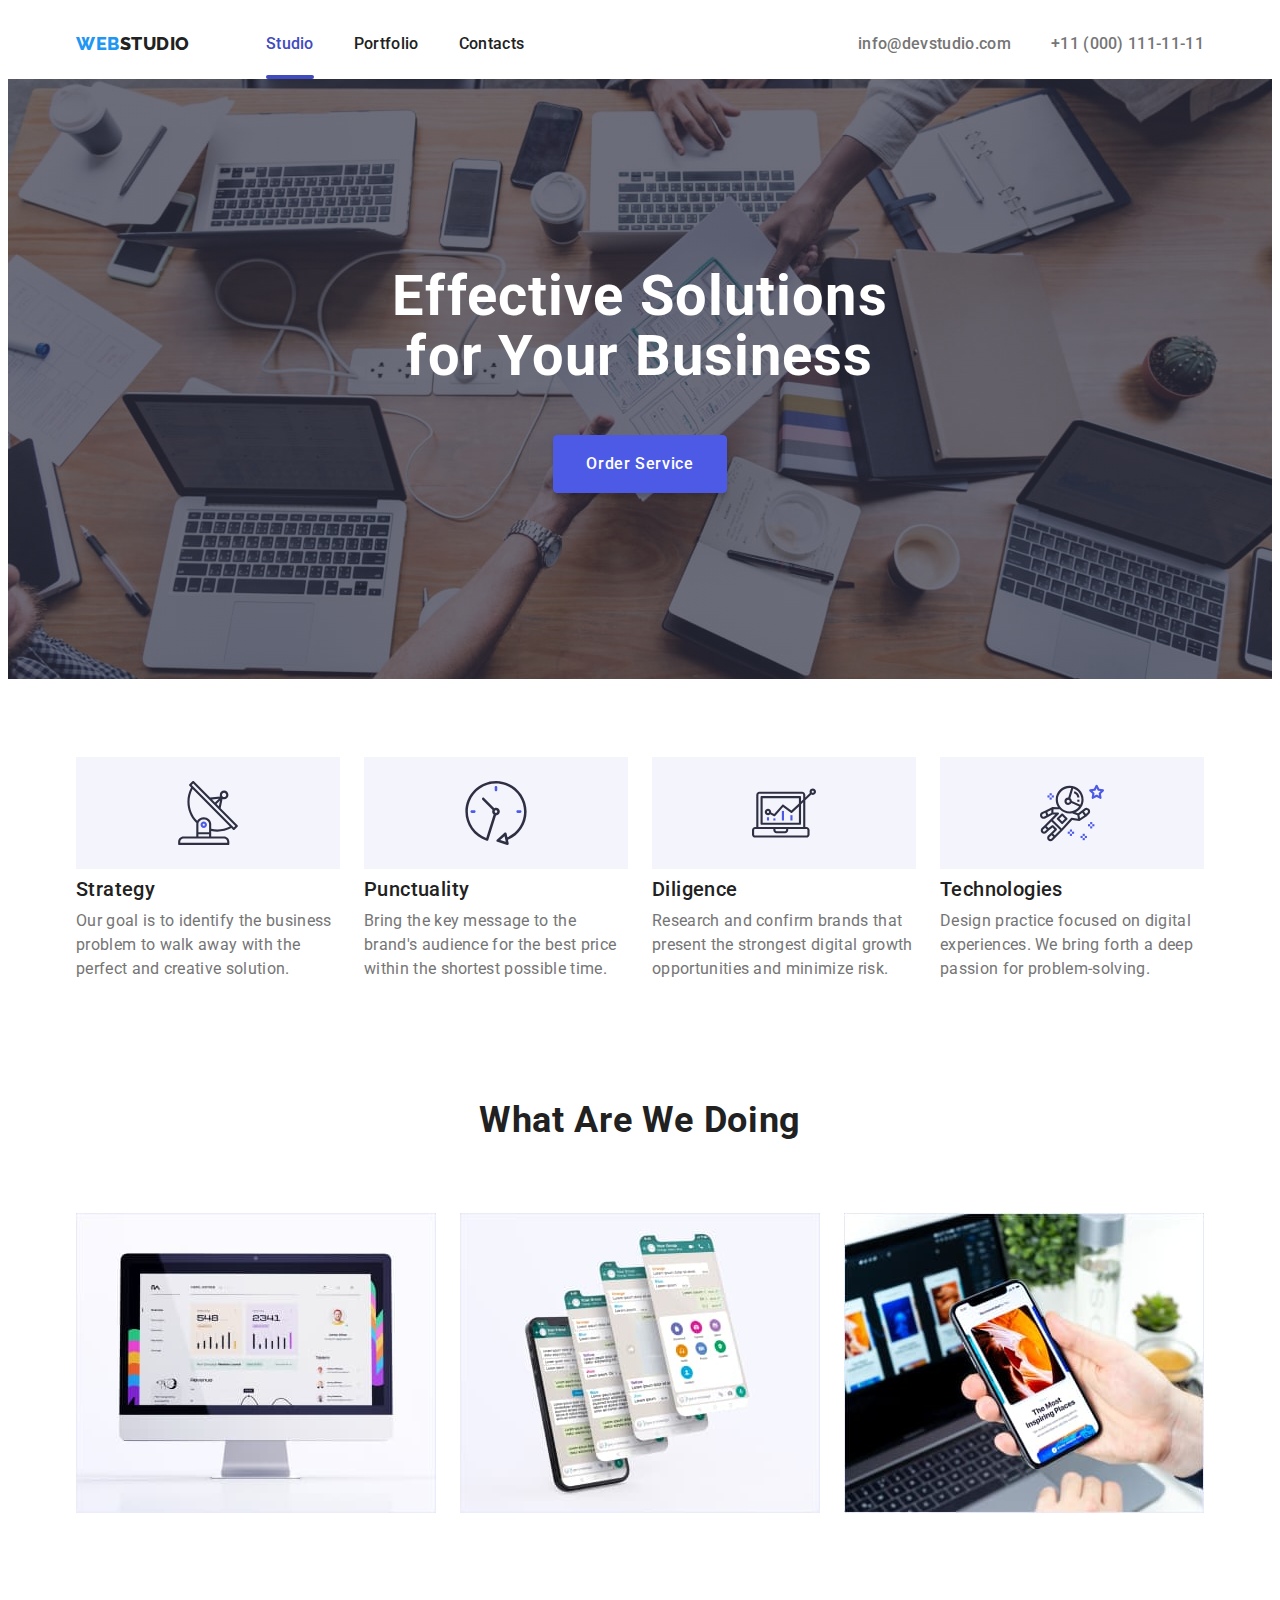
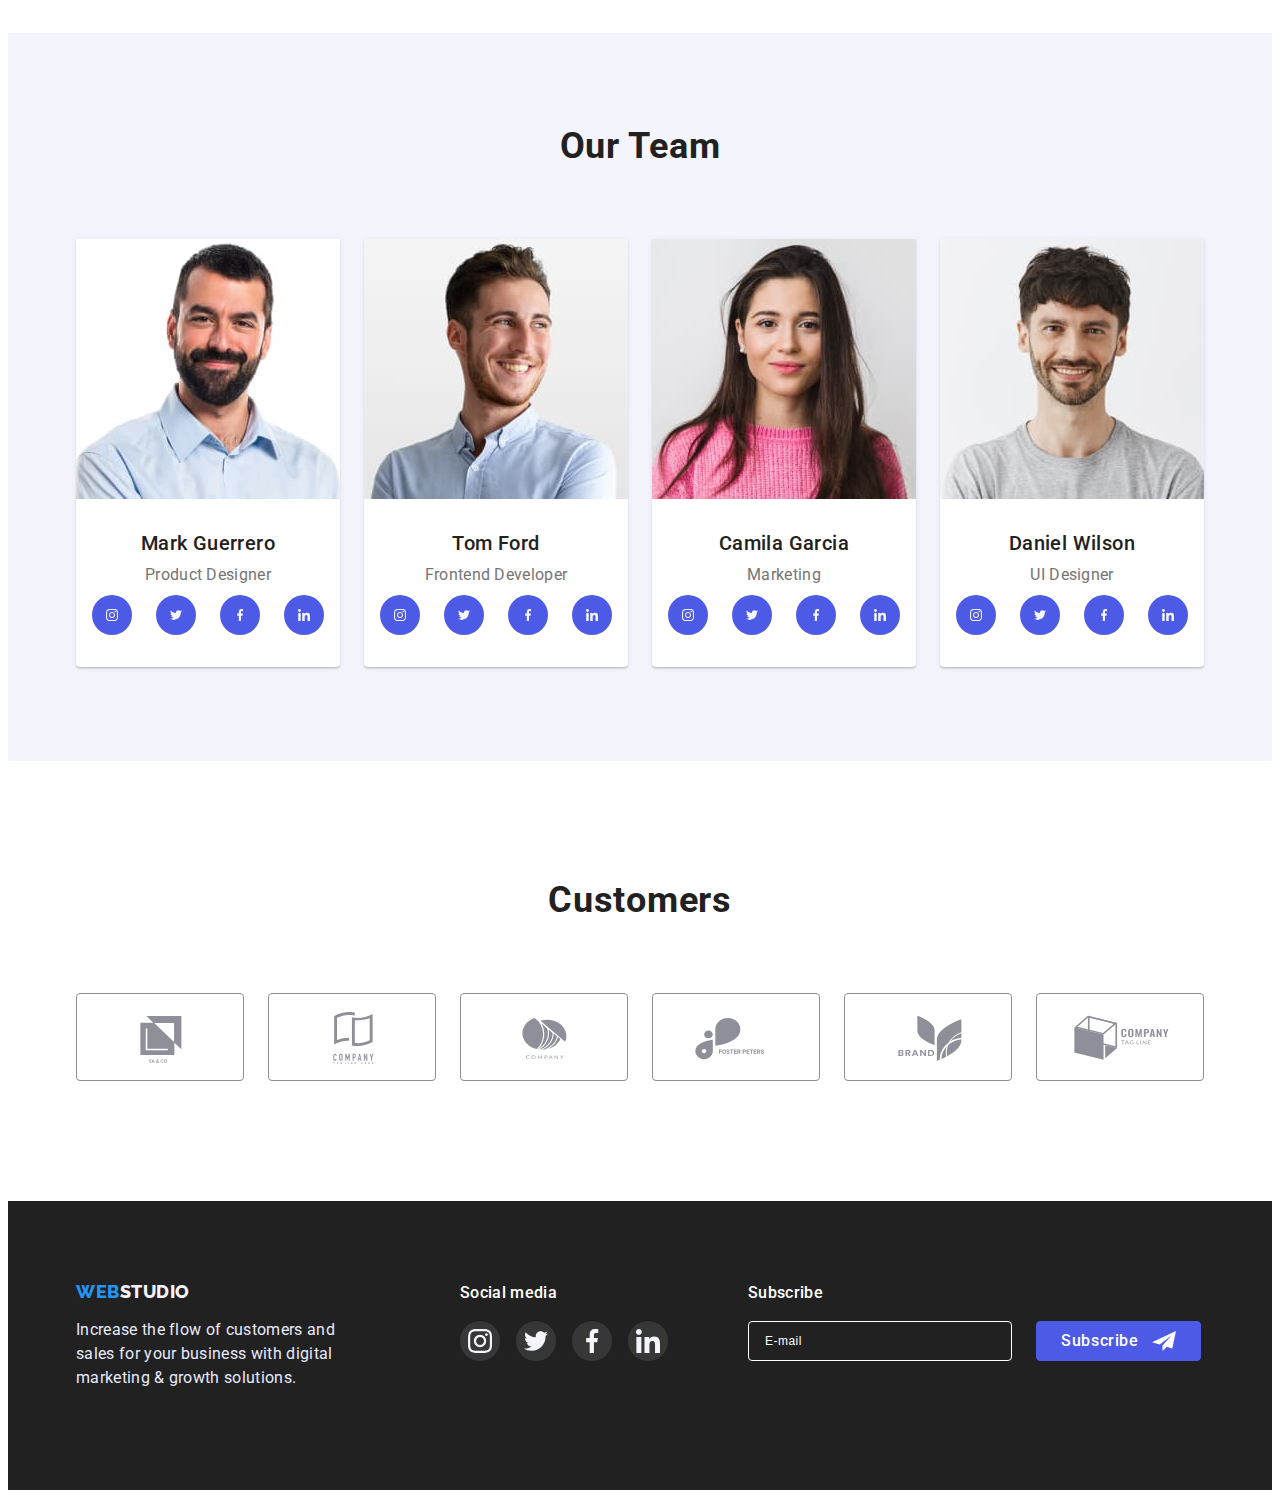
<file: index.html>
<!DOCTYPE html>
<html lang="en">
  <head>
    <meta charset="UTF-8" />
    <meta http-equiv="X-UA-Compatible" content="IE=edge" />
    <meta name="viewport" content="width=device-width, initial-scale=1.0" />
    <title>WebStudio</title>
    <link rel="preconnect" href="https://fonts.googleapis.com" />
    <link rel="preconnect" href="https://fonts.gstatic.com" crossorigin />
    <link
      href="https://fonts.googleapis.com/css2?family=Raleway:wght@800&family=Roboto:wght@400;500;700&display=swap"
      rel="stylesheet"
    />
    <link
      rel="stylesheet"
      href="https://cdnjs.cloudflare.com/ajax/libs/modern-normalize/1.1.0/modern-normalize.min.css"
      integrity="sha512-wpPYUAdjBVSE4KJnH1VR1HeZfpl1ub8YT/NKx4PuQ5NmX2tKuGu6U/JRp5y+Y8XG2tV+wKQpNHVUX03MfMFn9Q=="
      crossorigin="anonymous"
      referrerpolicy="no-referrer"
    />
    <link rel="stylesheet" href="./css/styles.css" />
  </head>
  <body class="page">
    <!--HEADER -->
    <header class="page-header">
      <!--NAVIGATION-->
      <div class="container header-container">
        <nav class="cite-nav">
          <!--LOGO-->
          <a class="link logo logo-link" href="./portfolio.html"
            >Web<span class="logo-header">Studio</span></a
          >
          <!--MENU-->
          <ul class="menu list">
            <li class="list-item menu-item">
              <a class="menu-link link current" href="./index.html">Studio</a>
            </li>
            <li class="list-item menu-item">
              <a class="menu-link link" href="./portfolio.html">Portfolio</a>
            </li>
            <li class="list-item menu-item">
              <a class="menu-link link" href="">Contacts</a>
            </li>
          </ul>
        </nav>
        <!--ADDRESS-->
        <address class="contacts">
          <ul class="list contacts-list">
            <li class="list-item contacts-item">
              <a
                class="link menu-link link-address"
                href="mailto:info@devstudio.com"
                >info@devstudio.com</a
              >
            </li>
            <li class="list-item contacts-item">
              <a class="link menu-link link-address" href="tel:+110001111111"
                >+11 (000) 111-11-11</a
              >
            </li>
          </ul>
        </address>
      </div>
    </header>
    <!--MAIN-->
    <main>
      <!--HERO-->
      <section class="hero">
        <div class="container-hero">
          <h1 class="hero-title">Effective Solutions for Your Business</h1>
          <button class="modal-btn" type="button" data-modal-open>
            Order Service
          </button>
        </div>
      </section>
      <!--SECOND SECTION-->
      <section class="section second-section">
        <div class="container">
          <h2 class="title-second-section" hidden>About us</h2>
          <ul class="list feature-list">
            <li class="item feature-item">
              <div class="feature-box">
                <svg class="feature-icon">
                  <use href="./images/icons.svg#icon-antenna"></use>
                </svg>
              </div>
              <h3 class="title-text">Strategy</h3>
              <p class="text">
                Our goal is to identify the business problem to walk away with
                the perfect and creative solution.
              </p>
            </li>
            <li class="item feature-item">
              <div class="feature-box">
                <svg class="feature-icon">
                  <use href="./images/icons.svg#icon-clock"></use>
                </svg>
              </div>
              <h3 class="title-text">Punctuality</h3>
              <p class="text">
                Bring the key message to the brand's audience for the best price
                within the shortest possible time.
              </p>
            </li>
            <li class="item feature-item">
              <div class="feature-box">
                <svg class="feature-icon">
                  <use href="./images/icons.svg#icon-diagram"></use>
                </svg>
              </div>
              <h3 class="title-text">Diligence</h3>
              <p class="text">
                Research and confirm brands that present the strongest digital
                growth opportunities and minimize risk.
              </p>
            </li>
            <li class="item feature-item">
              <div class="feature-box">
                <svg class="feature-icon">
                  <use href="./images/icons.svg#icon-astronaut"></use>
                </svg>
              </div>
              <h3 class="title-text">Technologies</h3>
              <p class="text">
                Design practice focused on digital experiences. We bring forth a
                deep passion for problem-solving.
              </p>
            </li>
          </ul>
        </div>
      </section>
      <!--SECTION WHAT WE DOING -->
      <section class="section">
        <div class="container">
          <h2 class="title-work-examples">What are we doing</h2>
          <ul class="list flex-list">
            <li class="flex-item">
              <img
                class="picture"
                src="./images/what_doing/monitor.jpg"
                alt="monitor"
                width="360"
                height="300"
              />
            </li>
            <li class="flex-item">
              <img
                class="picture"
                src="./images/what_doing/app.jpg"
                alt="app"
                width="360"
                height="300"
              />
            </li>
            <li class="flex-item">
              <img
                class="picture"
                src="./images/what_doing/phone.jpg"
                alt="phone"
                width="360"
                height="300"
              />
            </li>
          </ul>
        </div>
      </section>
      <!--SECTION OUR TEAM-->
      <section class="section section-our-team">
        <div class="container">
          <h2 class="title-section-team">Our Team</h2>
          <ul class="list flex-our-team">
            <!-- первая карточка -->
            <li class="list-team card-team">
              <img
                class="photo-team"
                src="./images/our_team/mark.jpg"
                alt="photo of Mark"
                width="264"
                height="260"
              />
              <div class="content-team">
                <h3 class="title-text">Mark Guerrero</h3>
                <p class="text">Product Designer</p>
                <!-- список соцсетей первая карточка -->
                <ul class="list social-list">
                  <li class="social-list-item">
                    <a
                      href=""
                      class="social-list-link"
                      target="_blank"
                      rel="noopener noreferrer"
                    >
                      <svg class="social-list-icon">
                        <use href="./images/icons.svg#icon-instagram"></use>
                      </svg>
                    </a>
                  </li>
                  <li class="social-list-item">
                    <a
                      href=""
                      class="social-list-link"
                      target="_blank"
                      rel="noopener noreferrer"
                    >
                      <svg class="social-list-icon">
                        <use href="./images/icons.svg#icon-twitter"></use>
                      </svg>
                    </a>
                  </li>
                  <li class="social-list-item">
                    <a
                      href=""
                      class="social-list-link"
                      target="_blank"
                      rel="noopener noreferrer"
                    >
                      <svg class="social-list-icon">
                        <use href="./images/icons.svg#icon-facebook"></use>
                      </svg>
                    </a>
                  </li>
                  <li class="social-list-item">
                    <a
                      href=""
                      class="social-list-link"
                      target="_blank"
                      rel="noopener noreferrer"
                    >
                      <svg class="social-list-icon">
                        <use href="./images/icons.svg#icon-linkedin"></use>
                      </svg>
                    </a>
                  </li>
                </ul>
              </div>
            </li>
            <!-- вторая карточка -->
            <li class="list-team card-team">
              <img
                class="photo-team"
                src="./images/our_team/tom.jpg"
                alt="photo of Tom"
                width="264"
                height="260"
              />
              <div class="content-team">
                <h3 class="title-text">Tom Ford</h3>
                <p class="text">Frontend Developer</p>
                <!-- список соцсетей вторая карточка-->
                <ul class="list social-list">
                  <li class="social-list-item">
                    <a
                      href=""
                      class="social-list-link"
                      target="_blank"
                      rel="noopener noreferrer"
                    >
                      <svg class="social-list-icon">
                        <use href="./images/icons.svg#icon-instagram"></use>
                      </svg>
                    </a>
                  </li>
                  <li class="social-list-item">
                    <a
                      href=""
                      class="social-list-link"
                      target="_blank"
                      rel="noopener noreferrer"
                    >
                      <svg class="social-list-icon">
                        <use href="./images/icons.svg#icon-twitter"></use>
                      </svg>
                    </a>
                  </li>
                  <li class="social-list-item">
                    <a
                      href=""
                      class="social-list-link"
                      target="_blank"
                      rel="noopener noreferrer"
                    >
                      <svg class="social-list-icon">
                        <use href="./images/icons.svg#icon-facebook"></use>
                      </svg>
                    </a>
                  </li>
                  <li class="social-list-item">
                    <a
                      href=""
                      class="social-list-link"
                      target="_blank"
                      rel="noopener noreferrer"
                    >
                      <svg class="social-list-icon">
                        <use href="./images/icons.svg#icon-linkedin"></use>
                      </svg>
                    </a>
                  </li>
                </ul>
              </div>
            </li>
            <!-- третья карточка -->
            <li class="list-team card-team">
              <img
                class="photo-team"
                src="./images/our_team/camila.jpg"
                alt="photo of Camila"
                width="264"
                height="260"
              />
              <div class="content-team">
                <h3 class="title-text">Camila Garcia</h3>
                <p class="text">Marketing</p>
                <!-- список соцсетей третья карточка -->
                <ul class="list social-list">
                  <li class="social-list-item">
                    <a
                      href=""
                      class="social-list-link"
                      target="_blank"
                      rel="noopener noreferrer"
                    >
                      <svg class="social-list-icon">
                        <use href="./images/icons.svg#icon-instagram"></use>
                      </svg>
                    </a>
                  </li>
                  <li class="social-list-item">
                    <a
                      href=""
                      class="social-list-link"
                      target="_blank"
                      rel="noopener noreferrer"
                    >
                      <svg class="social-list-icon">
                        <use href="./images/icons.svg#icon-twitter"></use>
                      </svg>
                    </a>
                  </li>
                  <li class="social-list-item">
                    <a
                      href=""
                      class="social-list-link"
                      target="_blank"
                      rel="noopener noreferrer"
                    >
                      <svg class="social-list-icon">
                        <use href="./images/icons.svg#icon-facebook"></use>
                      </svg>
                    </a>
                  </li>
                  <li class="social-list-item">
                    <a
                      href=""
                      class="social-list-link"
                      target="_blank"
                      rel="noopener noreferrer"
                    >
                      <svg class="social-list-icon">
                        <use href="./images/icons.svg#icon-linkedin"></use>
                      </svg>
                    </a>
                  </li>
                </ul>
              </div>
            </li>
            <!-- четвертая карточка -->
            <li class="list-team card-team">
              <img
                class="photo-team"
                src="./images/our_team/daniel.jpg"
                alt="photo of Daniel"
                width="264"
                height="260"
              />
              <div class="content-team">
                <h3 class="title-text">Daniel Wilson</h3>
                <p class="text">UI Designer</p>
                <!-- список соцсетей четвертая карточка -->
                <ul class="list social-list">
                  <li class="social-list-item">
                    <a
                      href=""
                      class="social-list-link"
                      target="_blank"
                      rel="noopener noreferrer"
                    >
                      <svg class="social-list-icon">
                        <use href="./images/icons.svg#icon-instagram"></use>
                      </svg>
                    </a>
                  </li>
                  <li class="social-list-item">
                    <a
                      href=""
                      class="social-list-link"
                      target="_blank"
                      rel="noopener noreferrer"
                    >
                      <svg class="social-list-icon">
                        <use href="./images/icons.svg#icon-twitter"></use>
                      </svg>
                    </a>
                  </li>
                  <li class="social-list-item">
                    <a
                      href=""
                      class="social-list-link"
                      target="_blank"
                      rel="noopener noreferrer"
                    >
                      <svg class="social-list-icon">
                        <use href="./images/icons.svg#icon-facebook"></use>
                      </svg>
                    </a>
                  </li>
                  <li class="social-list-item">
                    <a
                      href=""
                      class="social-list-link"
                      target="_blank"
                      rel="noopener noreferrer"
                    >
                      <svg class="social-list-icon">
                        <use href="./images/icons.svg#icon-linkedin"></use>
                      </svg>
                    </a>
                  </li>
                </ul>
              </div>
            </li>
          </ul>
        </div>
      </section>
      <section class="section section-customers">
        <div class="container-customers">
          <h2 class="title-customers">Customers</h2>
          <!-- список логотипов  -->
          <ul class="list list-customers">
            <li class="list-customers-item">
              <a
                href=""
                class="customers-link"
                target="_blank"
                rel="noopener noreferrer"
                ><svg class="customers-icon">
                  <use href="./images/icons.svg#icon-Logo1"></use></svg
              ></a>
            </li>
            <li class="list-customers-item">
              <a
                href=""
                class="customers-link"
                target="_blank"
                rel="noopener noreferrer"
                ><svg class="customers-icon">
                  <use href="./images/icons.svg#icon-Logo2"></use></svg
              ></a>
            </li>
            <li class="list-customers-item">
              <a
                href=""
                class="customers-link"
                target="_blank"
                rel="noopener noreferrer"
                ><svg class="customers-icon">
                  <use href="./images/icons.svg#icon-Logo3"></use></svg
              ></a>
            </li>
            <li class="list-customers-item">
              <a
                href=""
                class="customers-link"
                target="_blank"
                rel="noopener noreferrer"
                ><svg class="customers-icon">
                  <use href="./images/icons.svg#icon-Logo4"></use></svg
              ></a>
            </li>
            <li class="list-customers-item">
              <a
                href=""
                class="customers-link"
                target="_blank"
                rel="noopener noreferrer"
                ><svg class="customers-icon">
                  <use href="./images/icons.svg#icon-Logo5"></use></svg
              ></a>
            </li>
            <li class="list-customers-item">
              <a
                href=""
                class="customers-link"
                target="_blank"
                rel="noopener noreferrer"
                ><svg class="customers-icon">
                  <use href="./images/icons.svg#icon-Logo6"></use></svg
              ></a>
            </li>
          </ul>
        </div>
      </section>
    </main>
    <!--футер сайта -->
    <footer class="footer">
      <div class="container container-footer">
        <div class="container-text-footer">
          <a class="link logo logotype-footer" href="./portfolio.html"
            >Web<span class="logo-footer">Studio</span></a
          >
          <p class="text-footer">
            Increase the flow of customers and sales for your business with
            digital marketing & growth solutions.
          </p>
        </div>
        <div class="container-social">
          <p class="title-social">Social media</p>
          <ul class="list list-footer-social">
            <li class="footer-social-item">
              <a
                href=""
                class="footer-social-link"
                target="_blank"
                rel="noopener noreferrer"
              >
                <svg class="footer-icon-social">
                  <use href="./images/icons.svg#icon-instagram"></use>
                </svg>
              </a>
            </li>
            <li class="footer-social-item">
              <a
                href=""
                class="footer-social-link"
                target="_blank"
                rel="noopener noreferrer"
              >
                <svg class="footer-icon-social">
                  <use href="./images/icons.svg#icon-twitter"></use>
                </svg>
              </a>
            </li>
            <li class="footer-social-item">
              <a
                href=""
                class="footer-social-link"
                target="_blank"
                rel="noopener noreferrer"
              >
                <svg class="footer-icon-social">
                  <use href="./images/icons.svg#icon-facebook"></use>
                </svg>
              </a>
            </li>
            <li class="footer-social-item">
              <a
                href=""
                class="footer-social-link"
                target="_blank"
                rel="noopener noreferrer"
                ><svg class="footer-icon-social">
                  <use href="./images/icons.svg#icon-linkedin"></use></svg
              ></a>
            </li>
          </ul>
        </div>

        <div class="subscribe-box">
          <p class="subscribe-text">Subscribe</p>
          <form class="subscribe-form" name="footer-form">
            <label class="subscribe-label">
              <input
                class="subscribe-form-input"
                name="email"
                type="email"
                placeholder="E-mail"
              />
            </label>
            <button class="subscribe-form-btn" type="submit">
              Subscribe
              <svg class="form-icon" width="24" height="24">
                <use href="./images/icons.svg#icon-Frame-3"></use>
              </svg>
            </button>
          </form>
        </div>
      </div>
    </footer>
    <!-- модальное окно -->
    <div class="backdrop is-hidden" data-modal>
      <div class="modal">
        <button type="button" class="modal-close-btn" data-modal-close>
          <svg class="modal-close-btn-icon" width="8" height="8">
            <use href="./images/icons.svg#icon-close-black-18dp-2-1"></use>
          </svg>
        </button>

        <p class="modal-title">Leave your contacts and we will call you back</p>

        <form class="modal-form">
          <label class="modal-form-field">
            <span class="modal-form-input-deck">Name</span>

            <span class="modal-form-input-wrapper">
              <input
                type="text"
                class="modal-form-input"
                name="name"
                required
                pattern="^[a-zA-Za-яА-Я]+$"
                minlength="2"
              />
              <svg class="modal-form-input-icon" width="18" height="18">
                <use href="./images/icons.svg#icon-person-black-18dp-1"></use>
              </svg>
            </span>
          </label>

          <label class="modal-form-field">
            <span class="modal-form-input-deck">Phone</span>

            <span class="modal-form-input-wrapper">
              <input
                type="tel"
                class="modal-form-input"
                name="phone"
                required
                pattern="[0-9]{3}-[0-9]{2}-[0-9]{2}"
                title="xxx-xxx-xx-xx"
              />
              <svg class="modal-form-input-icon" width="18" height="24">
                <use href="./images/icons.svg#icon-phone-black-18dp-1"></use>
              </svg>
            </span>
          </label>

          <label class="modal-form-field">
            <span class="modal-form-input-deck">Email</span>

            <span class="modal-form-input-wrapper">
              <input
                type="email"
                class="modal-form-input"
                name="mail"
                required
              />
              <svg class="modal-form-input-icon" width="18" height="24">
                <use href="./images/icons.svg#icon-email-black-18dp-1"></use>
              </svg>
            </span>
          </label>

          <label class="modal-form-field">
            <span class="modal-form-input-deck">Comment</span>
            <textarea
              class="modal-form-message"
              name="user-message"
              placeholder="Text input"
            ></textarea>
          </label>

          <label class="modal-form-check-desk">
            <input
              type="checkbox"
              name="user-policy"
              class="modal-form-check visually-hidden"
            />
            <span class="container-checkbox-icon">
              <svg class="checkbox-icon">
                <use href="./images/icons.svg#icon-Vector"></use>
              </svg>
            </span>
            I accept the terms and conditions of the&nbsp;<a
              href=""
              class="link-checkbox"
              >Privacy Policy</a
            >
          </label>

          <button type="submit" class="contact-form-btn">Send</button>
        </form>
      </div>
    </div>
    <script src="./js/modal.js"></script>
  </body>
</html>
</file>
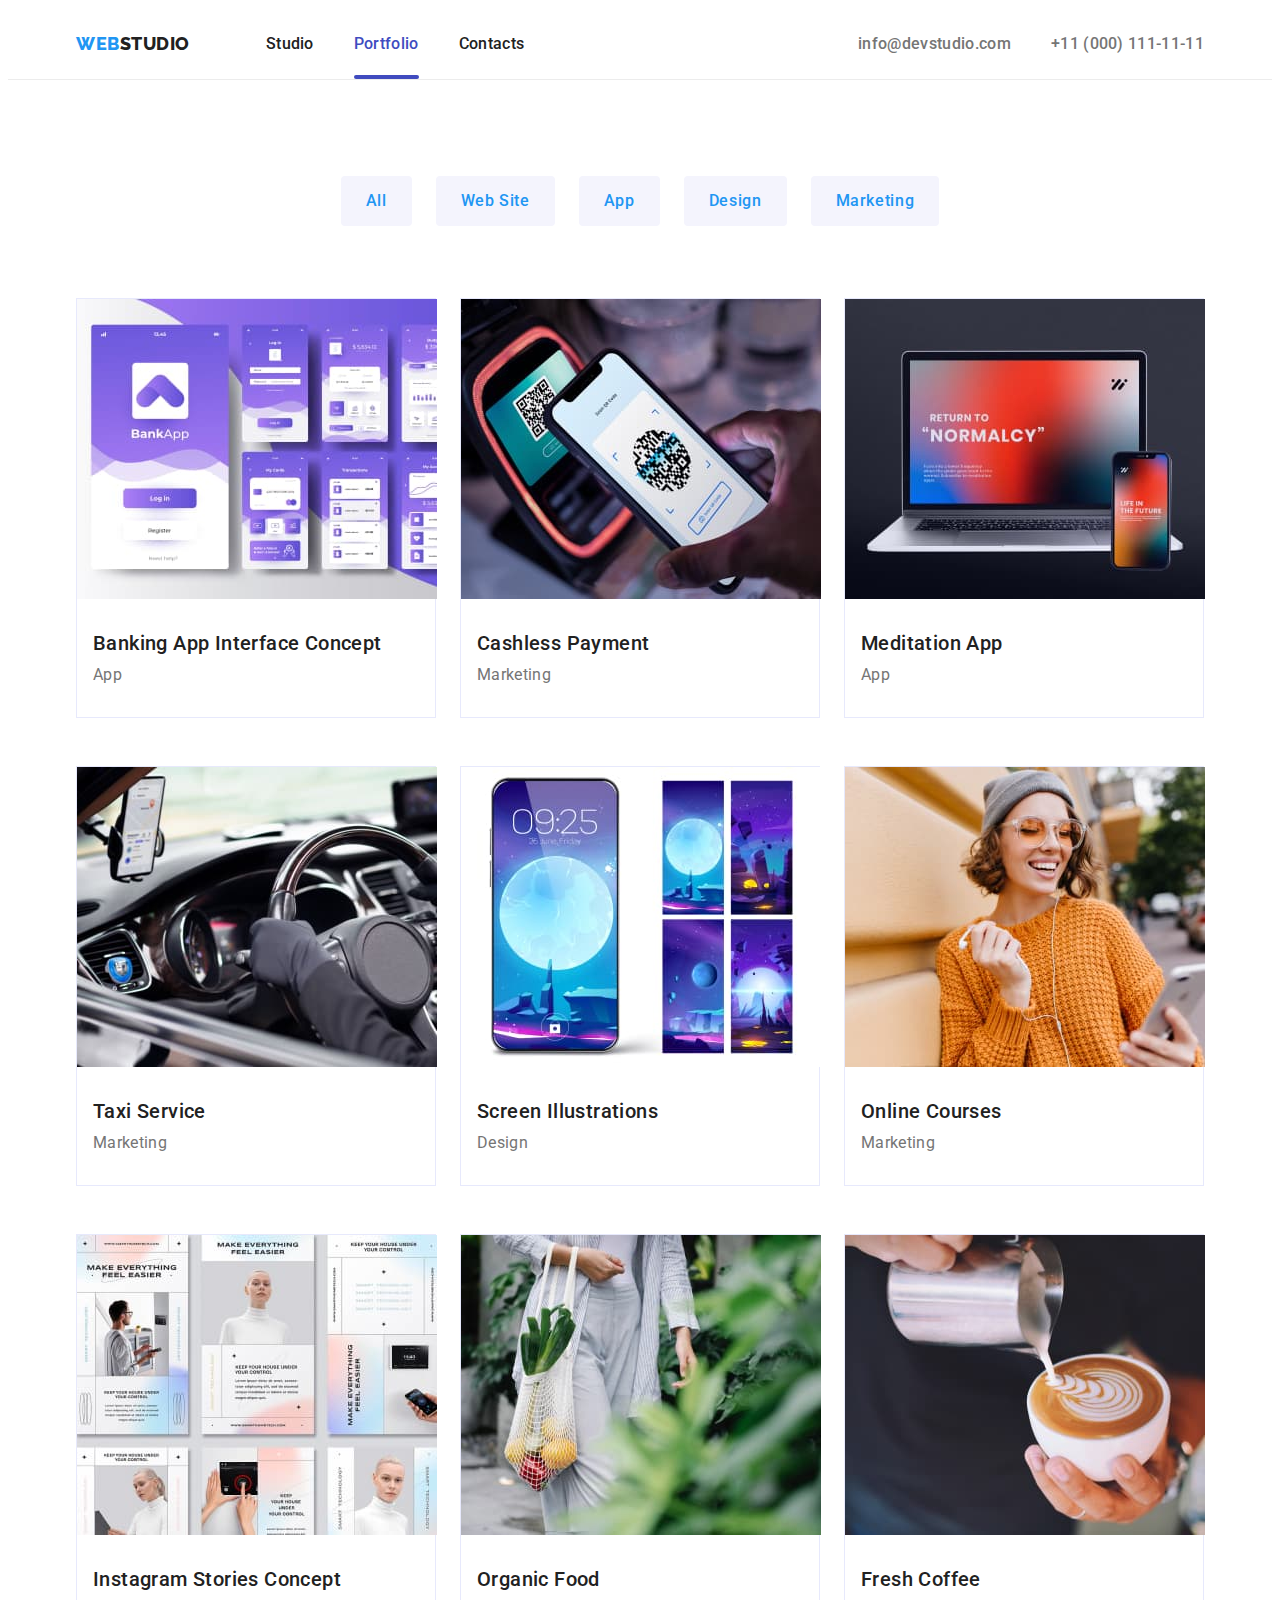
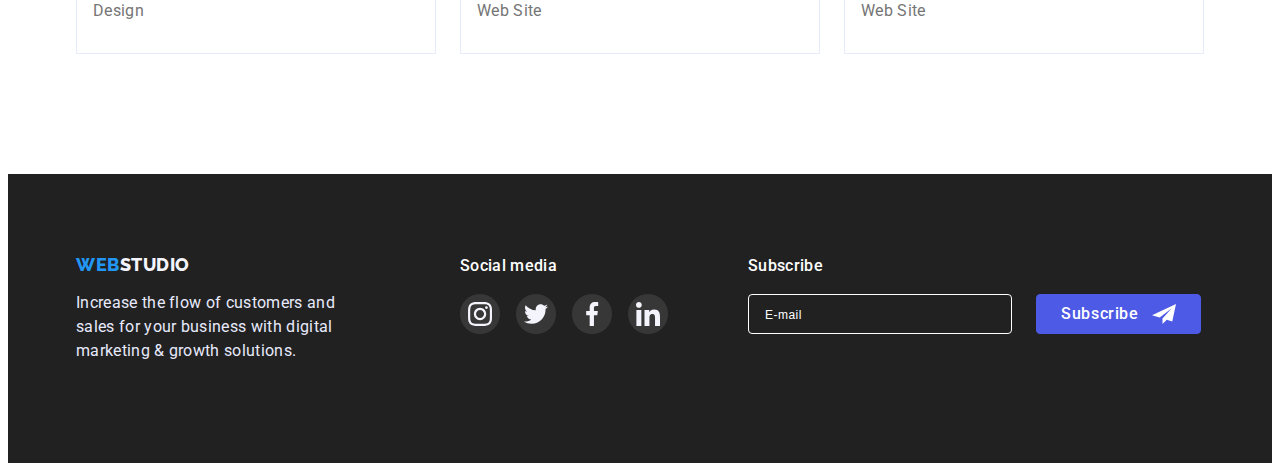
<file: portfolio.html>
<!DOCTYPE html>
<html lang="en">
  <head>
    <meta charset="UTF-8" />
    <meta http-equiv="X-UA-Compatible" content="IE=edge" />
    <meta name="viewport" content="width=device-width, initial-scale=1.0" />
    <title>WebStudio</title>
    <link rel="preconnect" href="https://fonts.googleapis.com" />
    <link rel="preconnect" href="https://fonts.gstatic.com" crossorigin />
    <link
      href="https://fonts.googleapis.com/css2?family=Raleway:wght@800&family=Roboto:wght@400;500;700&display=swap"
      rel="stylesheet"
    />
    <link
      rel="stylesheet"
      href="https://cdnjs.cloudflare.com/ajax/libs/modern-normalize/1.1.0/modern-normalize.min.css"
      integrity="sha512-wpPYUAdjBVSE4KJnH1VR1HeZfpl1ub8YT/NKx4PuQ5NmX2tKuGu6U/JRp5y+Y8XG2tV+wKQpNHVUX03MfMFn9Q=="
      crossorigin="anonymous"
      referrerpolicy="no-referrer"
    />
    <link rel="stylesheet" href="./css/styles.css" />
  </head>
  <body class="page">
    <!--HEADER-->
    <header class="page-header-portfolio">
      <!--NAVIGATION-->
      <div class="container header-container">
        <nav class="cite-nav">
          <!--LOGO-->
          <a class="link logo logo-link" href="./index.html"
            >Web<span class="logo-header">Studio</span></a
          >
          <!--MENU-->
          <ul class="menu list">
            <li class="list-item menu-item">
              <a class="menu-link link" href="./index.html">Studio</a>
            </li>
            <li class="list-item menu-item">
              <a class="menu-link link current" href="./portfolio.html"
                >Portfolio</a
              >
            </li>
            <li class="list-item menu-item">
              <a class="menu-link link" href="">Contacts</a>
            </li>
          </ul>
        </nav>
        <!--ADDRESS-->
        <address class="contacts">
          <ul class="list contacts-list">
            <li class="list-item contacts-item">
              <a
                class="link menu-link link-address"
                href="mailto:info@devstudio.com"
                >info@devstudio.com</a
              >
            </li>
            <li class="list-item contacts-item">
              <a class="link menu-link link-address" href="tel:+110001111111"
                >+11 (000) 111-11-11</a
              >
            </li>
          </ul>
        </address>
      </div>
    </header>
    <!--MAIN-->
    <main>
      <!--SECTION-->
      <section class="section-portfolio section">
        <div class="container">
          <h1 class="title-portfolio" hidden>portfolio</h1>

          <!--FILTER BUTTONS-->
          <ul class="list list-button">
            <li class="button-team">
              <button class="filter-btn" type="button">All</button>
            </li>
            <li class="button-team">
              <button class="filter-btn" type="button">Web Site</button>
            </li>
            <li class="button-team">
              <button class="filter-btn" type="button">App</button>
            </li>
            <li class="button-team">
              <button class="filter-btn" type="button">Design</button>
            </li>
            <li class="button-team">
              <button class="filter-btn" type="button">Marketing</button>
            </li>
          </ul>

          <!-- список карточек -->
          <ul class="list portfolio-list">
            <li class="list-team portfolio-team">
              <a class="link portfolio-link" href="">
                <div class="team-list-img-wrapper">
                  <img
                    class="photo-portfolio"
                    src="./images/portfolio/banking-app.jpg"
                    alt="Banking App"
                    width="360"
                    height="300"
                  />
                  <p class="overlay">
                    14 Stylish and User-Friendly App Design Concepts · Task
                    Manager App · Calorie Tracker App · Exotic Fruit Ecommerce
                    App · Cloud Storage App
                  </p>
                </div>
                <div class="card-content">
                  <h2 class="title-text">Banking App Interface Concept</h2>
                  <p class="text">App</p>
                </div>
              </a>
            </li>

            <li class="list-team portfolio-team">
              <a class="link portfolio-link" href="">
                <div class="team-list-img-wrapper">
                  <img
                    class="photo-portfolio"
                    src="./images/portfolio/cashless-payment.jpg"
                    alt="Cashless"
                    width="360"
                    height="300"
                  />
                  <p class="overlay">
                    14 Stylish and User-Friendly App Design Concepts · Task
                    Manager App · Calorie Tracker App · Exotic Fruit Ecommerce
                    App · Cloud Storage App
                  </p>
                </div>
                <div class="card-content">
                  <h2 class="title-text">Cashless Payment</h2>
                  <p class="text">Marketing</p>
                </div>
              </a>
            </li>

            <li class="list-team portfolio-team">
              <a class="link portfolio-link" href="">
                <div class="team-list-img-wrapper">
                  <img
                    class="photo-portfolio"
                    src="./images/portfolio/meditation-app.jpg"
                    alt="laptop and phone"
                    width="360"
                    height="300"
                  />
                  <p class="overlay">
                    14 Stylish and User-Friendly App Design Concepts · Task
                    Manager App · Calorie Tracker App · Exotic Fruit Ecommerce
                    App · Cloud Storage App
                  </p>
                </div>
                <div class="card-content">
                  <h2 class="title-text">Meditation App</h2>
                  <p class="text">App</p>
                </div>
              </a>
            </li>

            <li class="list-team portfolio-team">
              <a class="link portfolio-link" href="">
                <div class="team-list-img-wrapper">
                  <img
                    class="photo-portfolio"
                    src="./images/portfolio/taxi-service.jpg"
                    alt="man driving"
                    width="360"
                    height="300"
                  />
                  <p class="overlay">
                    14 Stylish and User-Friendly App Design Concepts · Task
                    Manager App · Calorie Tracker App · Exotic Fruit Ecommerce
                    App · Cloud Storage App
                  </p>
                </div>
                <div class="card-content">
                  <h2 class="title-text">Taxi Service</h2>
                  <p class="text">Marketing</p>
                </div>
              </a>
            </li>

            <li class="list-team portfolio-team">
              <a class="link portfolio-link" href="">
                <div class="team-list-img-wrapper">
                  <img
                    class="photo-portfolio"
                    src="./images/portfolio/screen-illustrations.jpg"
                    alt="phone screen"
                    width="360"
                    height="300"
                  />
                  <p class="overlay">
                    14 Stylish and User-Friendly App Design Concepts · Task
                    Manager App · Calorie Tracker App · Exotic Fruit Ecommerce
                    App · Cloud Storage App
                  </p>
                </div>
                <div class="card-content">
                  <h2 class="title-text">Screen Illustrations</h2>
                  <p class="text">Design</p>
                </div>
              </a>
            </li>

            <li class="list-team portfolio-team">
              <a class="link portfolio-link" href="">
                <div class="team-list-img-wrapper">
                  <img
                    class="photo-portfolio"
                    src="./images/portfolio/online-courses.jpg"
                    alt="girl in headphones"
                    width="360"
                    height="300"
                  />
                  <p class="overlay">
                    14 Stylish and User-Friendly App Design Concepts · Task
                    Manager App · Calorie Tracker App · Exotic Fruit Ecommerce
                    App · Cloud Storage App
                  </p>
                </div>
                <div class="card-content">
                  <h2 class="title-text">Online Courses</h2>
                  <p class="text">Marketing</p>
                </div>
              </a>
            </li>

            <li class="list-team portfolio-team">
              <a class="link portfolio-link" href="">
                <div class="team-list-img-wrapper">
                  <img
                    class="photo-portfolio"
                    src="./images/portfolio/instagram-stories.jpg"
                    alt="photo gallery"
                    width="360"
                    height="300"
                  />
                  <p class="overlay">
                    14 Stylish and User-Friendly App Design Concepts · Task
                    Manager App · Calorie Tracker App · Exotic Fruit Ecommerce
                    App · Cloud Storage App
                  </p>
                </div>
                <div class="card-content">
                  <h2 class="title-text">Instagram Stories Concept</h2>
                  <p class="text">Design</p>
                </div>
              </a>
            </li>

            <li class="list-team portfolio-team">
              <a class="link portfolio-link" href="">
                <div class="team-list-img-wrapper">
                  <img
                    class="photo-portfolio"
                    src="./images/portfolio/organic-food.jpg"
                    alt="vegetables in a bag"
                    width="360"
                    height="300"
                  />
                  <p class="overlay">
                    14 Stylish and User-Friendly App Design Concepts · Task
                    Manager App · Calorie Tracker App · Exotic Fruit Ecommerce
                    App · Cloud Storage App
                  </p>
                </div>
                <div class="card-content">
                  <h2 class="title-text">Organic Food</h2>
                  <p class="text">Web Site</p>
                </div>
              </a>
            </li>

            <li class="list-team portfolio-team">
              <a class="link portfolio-link" href="">
                <div class="team-list-img-wrapper">
                  <img
                    class="photo-portfolio"
                    src="./images/portfolio/fresh-coffee.jpg"
                    alt="a cup of coffee"
                    width="360"
                    height="300"
                  />
                  <p class="overlay">
                    14 Stylish and User-Friendly App Design Concepts · Task
                    Manager App · Calorie Tracker App · Exotic Fruit Ecommerce
                    App · Cloud Storage App
                  </p>
                </div>
                <div class="card-content">
                  <h2 class="title-text">Fresh Coffee</h2>
                  <p class="text">Web Site</p>
                </div>
              </a>
            </li>
          </ul>
        </div>
      </section>
    </main>
    <!-- футер сайта -->
    <footer class="footer">
      <div class="container container-footer">
        <div class="container-text-footer">
          <a class="link logo logotype-footer" href="./index.html"
            >Web<span class="logo-footer">Studio</span></a
          >
          <p class="text-footer">
            Increase the flow of customers and sales for your business with
            digital marketing & growth solutions.
          </p>
        </div>
        <div class="container-social">
          <p class="title-social">Social media</p>
          <ul class="list list-footer-social">
            <li class="footer-social-item">
              <a
                href=""
                class="footer-social-link"
                target="_blank"
                rel="noopener noreferrer"
              >
                <svg class="footer-icon-social">
                  <use href="./images/icons.svg#icon-instagram"></use>
                </svg>
              </a>
            </li>
            <li class="footer-social-item">
              <a
                href=""
                class="footer-social-link"
                target="_blank"
                rel="noopener noreferrer"
              >
                <svg class="footer-icon-social">
                  <use href="./images/icons.svg#icon-twitter"></use>
                </svg>
              </a>
            </li>
            <li class="footer-social-item">
              <a
                href=""
                class="footer-social-link"
                target="_blank"
                rel="noopener noreferrer"
              >
                <svg class="footer-icon-social">
                  <use href="./images/icons.svg#icon-facebook"></use>
                </svg>
              </a>
            </li>
            <li class="footer-social-item">
              <a
                href=""
                class="footer-social-link"
                target="_blank"
                rel="noopener noreferrer"
                ><svg class="footer-icon-social">
                  <use href="./images/icons.svg#icon-linkedin"></use></svg
              ></a>
            </li>
          </ul>
        </div>
        <div class="subscribe-box">
          <p class="subscribe-text">Subscribe</p>
          <form class="subscribe-form" name="footer-form">
            <label class="subscribe-label">
              <input
                class="subscribe-form-input"
                name="email"
                type="email"
                placeholder="E-mail"
              />
            </label>
            <button class="subscribe-form-btn" type="submit">
              Subscribe
              <svg class="form-icon" width="24" height="24">
                <use href="./images/icons.svg#icon-Frame-3"></use>
              </svg>
            </button>
          </form>
        </div>
      </div>
    </footer>
  </body>
</html>
</file>
<file: css/styles.css>
/*белый текст #FFFFFF */
/*цвет текста #434455*/
/*цвет заголовков #2E2F42*/
/*цвет текста футер #E7E9FC , цвет лого #F4F4FD  */
/*кнопка и web #4D5AE5 */
/*цвет секции серий #F4F4FD*/
/*фоновый цвет первой секции #2E2F42*/
:root {
  --primary-text-color: #757575;
  --title-text-color: #212121;
  --accent-color: #2196f3;
  --cite-white-color: #ffffff;
  --second-accent-grey: #f4f4fd;
  --text-footer: #e7e9fc;
  --cubic-bezier: cubic-bezier(0.4, 0, 0.2, 1);
}
html {
  box-sizing: border-box;
}
*,
*::before,
*::after {
  box-sizing: inherit;
}
body {
  background-color: var(--cite-white-color);
  color: var(--primary-text-color);

  font-family: 'Roboto', sans-serif;
}

.list {
  list-style: none;
}
.list {
  margin: 0;
  padding: 0;
}
h1,
h2,
h3,
h4,
h5,
h6 {
  margin: 0;
}
p {
  margin: 0;
}
.link {
  text-decoration: none;
}
.container {
  width: 1158px;
  margin-left: auto;
  margin-right: auto;
  padding-left: 15px;
  padding-right: 15px;
}
.section {
  margin: 0;
}
/*========TEXT=========*/
.title-text {
  margin-bottom: 8px;

  font-weight: 500;
  font-size: 20px;
  line-height: 1.2;
  letter-spacing: 0.02em;
  color: var(--title-text-color);
}
.text {
  font-size: 16px;
  line-height: 1.5;
  letter-spacing: 0.02em;
  color: var(--primary-text-color);
}
/*========== HEADER ==========*/
.page-header-portfolio {
  border-bottom: 1px solid #ececec;
}
.header-container {
  display: flex;
  justify-content: space-between;
}

/*=========== logo ===========*/
.logo-link {
  display: block;
  padding: 24px 0 23px;
  margin-right: 76px;
  display: flex;
  align-items: center;
}
.logo {
  font-family: 'Raleway', sans-serif;
  font-weight: 800;
  font-size: 18px;
  line-height: 1.17;
  letter-spacing: 0.03em;
  text-transform: uppercase;
  color: var(--accent-color);
}
.logo-header {
  color: var(--title-text-color);
}
.logo-footer {
  color: var(--second-accent-grey);
}
/*======== MENU =============*/
.header-container {
  display: flex;
}
.cite-nav {
  display: flex;
}
.list-item {
  margin-right: 40px;
}
.list-item:last-child {
  margin: 0;
}
.menu {
  display: flex;
  align-items: center;
}
.menu-link {
  display: block;
  padding: 24px 0 23px;
  transition: color 250ms var(--cubic-bezier);

  font-weight: 500;
  font-size: 16px;
  line-height: 1.5;
  letter-spacing: 0.02em;
  color: var(--title-text-color);
}
.menu-link:hover,
.menu-link:focus {
  color: var(--accent-color);
}

.current {
  position: relative;
  color: #404bbf;
}
.current::after {
  content: '';
  position: absolute;
  left: 0;
  bottom: 0;
  width: 100%;
  height: 4px;
  border-radius: 2px;
  background-color: #404bbf;
}
/*========== ADDRESS =========*/
.contacts {
  display: flex;

  font-style: normal;
}
.contacts-list {
  display: flex;
  align-items: center;
}
.contacts-item:not(last-child) {
  margin-right: 40px;
}

.link-address {
  color: var(--primary-text-color);
}

/*===========  HERO ========*/

.hero {
  max-width: 1440px;
  height: 600px;
  margin-left: auto;
  margin-right: auto;
  padding: 188px 0;

  background-image: linear-gradient(
      rgba(46, 47, 66, 0.7),
      rgba(46, 47, 66, 0.7)
    ),
    url(../images/hero/people-office\ 1.jpg);
  background-color: #c4c4c4;
  background-repeat: no-repeat;
  background-position: center;
  background-size: cover;
}
.container-hero {
  width: 1158px;
  padding-right: 15px;
  padding-left: 15px;
  margin-right: auto;
  margin-left: auto;

  text-align: center;
}
.hero-title {
  margin-bottom: 48px;
  max-width: 496px;
  margin-left: auto;
  margin-right: auto;

  font-weight: 700;
  font-size: 56px;
  line-height: 1.07;
  letter-spacing: 0.02em;
  color: var(--cite-white-color);
}
/*BUTTON*/
.modal-btn {
  padding: 16px 32px;
  border-radius: 4px;
  border: 1px solid #4d5ae5;
  background-color: #4d5ae5;
  box-shadow: 0px 4px 4px rgba(0, 0, 0, 0.15);
  transition: background-color 250ms var(--cubic-bezier),
    border 250ms var(--cubic-bezier), color 250ms var(--cubic-bezier);
  font-family: inherit;
  font-weight: 500;
  font-size: 16px;
  line-height: 1.5;
  letter-spacing: 0.04em;
  cursor: pointer;
  color: var(--cite-white-color);
}
.modal-btn:hover,
.modal-btn:focus {
  background-color: #404bbf;
  border: 1px solid #404bbf;
  color: var(--cite-white-color);
}
/*==========SECOND SECTION==========*/
.second-section {
  padding-top: 78px;
  padding-bottom: 120px;
}
.title-second-section {
  font-weight: 500;
  font-size: 36px;
  line-height: 1.2;
  letter-spacing: 0.02em;
  color: var(--title-text-color);
}
.feature-list {
  display: flex;
  flex-wrap: wrap;
}
.feature-list .item {
  width: 264px;
  margin-right: 24px;
}
.feature-list .item:last-child {
  margin: 0;
}
.feature-box {
  display: flex;
  align-items: center;
  justify-content: center;

  width: 264px;
  height: 112px;
  margin-bottom: 8px;
  background-color: var(--second-accent-grey);
}
.feature-icon {
  width: 64px;
  height: 64px;
}

/*========== SECTION WHAT WE DOING =======*/
.section {
  padding-bottom: 120px;
}
.title-work-examples {
  margin-bottom: 72px;

  font-weight: 700;
  font-size: 36px;
  line-height: 1.11;
  letter-spacing: 0.02em;
  color: var(--title-text-color);
  text-align: center;
  text-transform: capitalize;
}

.flex-list {
  display: flex;
  align-items: center;
}
.flex-item {
  margin-right: 24px;
}
.flex-item:last-child {
  margin-right: 0;
}
.picture {
  display: block;
}

/*========== SECTIONS OUR TEAM ==========*/
.section-our-team {
  padding-top: 94px;
  padding-bottom: 94px;

  background-color: var(--second-accent-grey);
}
.title-section-team {
  margin-bottom: 72px;

  font-weight: 700;
  font-size: 36px;
  line-height: 1.11;
  letter-spacing: 0.02em;
  color: var(--title-text-color);
  text-align: center;
  text-transform: capitalize;
}
.card-team {
  width: 264px;
  height: 428px;
  margin-right: 24px;
  background-color: var(--cite-white-color);
  border-radius: 0px 0px 4px 4px;
  box-shadow: 0px 1px 6px rgba(46, 47, 66, 0.08),
    0px 1px 1px rgba(46, 47, 66, 0.16), 0px 2px 1px rgba(46, 47, 66, 0.08);
}
.flex-our-team {
  display: flex;
  align-items: center;
}

.card-team:last-child {
  margin-right: 0;
}
.content-team {
  padding: 32px 16px;

  text-align: center;
}
.photo-team {
  display: block;
}
.social-list {
  display: flex;
  justify-content: center;
  gap: 24px;
  margin-top: 8px;
}

.social-list-icon {
  width: 12px;
  height: 12px;
}
.social-list-link {
  display: flex;
  justify-content: center;
  align-items: center;
  transition: background-color 250ms var(--cubic-bezier);

  width: 40px;
  height: 40px;
  border-radius: 50%;
  background-color: #4d5ae5;
}
.social-list-link:hover,
.social-list-link:focus {
  background-color: #404bbf;
}
/*============ SECTION CUSTOMERS =========*/
.section-customers {
  padding-top: 120px;
  padding-bottom: 120px;
}
.container-customers {
  width: 1128px;
  margin: 0 auto;
}

.title-customers {
  margin-bottom: 72px;

  font-weight: 700;
  font-size: 36px;
  line-height: 1.11;
  letter-spacing: 0.02em;
  color: var(--title-text-color);
  text-align: center;
  text-transform: capitalize;
}
.list-customers {
  display: flex;
  justify-content: center;
  gap: 24px;
}
.customers-link {
  display: flex;
  justify-content: center;
  align-items: center;
  border: 1px solid #8e8f99;
  color: #8e8f99;
  border-radius: 4px;
  width: 168px;
  height: 88px;
  transition: border 250ms var(--cubic-bezier), color 250ms var(--cubic-bezier);
}
.customers-link:hover,
.customers-link:focus {
  border: 1px solid #404bbf;
  color: #404bbf;
}
.customers-icon {
  fill: currentColor;
  width: 104px;
  height: 56px;
}

/* =========== SECTION PORTFOLIO ===========*/

.section-portfolio {
  padding-top: 96px;
  padding-bottom: 120px;
}
/* кнопки */

.list-button {
  margin-bottom: 72px;
}
.filter-btn {
  padding: 12px 24px 12px 24px;
  border-radius: 4px;
  border: 1px solid transparent;
  transition: background-color 250ms var(--cubic-bezier),
    color 250ms var(--cubic-bezier), box-shadow 250ms var(--cubic-bezier);

  font-family: inherit;
  font-weight: 500;
  font-size: 16px;
  line-height: 1.5;
  letter-spacing: 0.04em;

  cursor: pointer;
  background-color: var(--second-accent-grey);
  color: var(--accent-color);
}
.filter-btn:hover,
.filter-btn:focus {
  background-color: var(--accent-color);
  color: var(--cite-white-color);
  box-shadow: 0px 3px 1px rgba(0, 0, 0, 0.1), 0px 2px 1px rgba(0, 0, 0, 0.08),
    0px 2px 2px rgba(0, 0, 0, 0.12);
}
.title-portfolio {
  font-weight: 500;
}

.list-button {
  display: flex;
  align-items: center;
  justify-content: center;
}
.button-team {
  margin-right: 24px;
}
.button-team:last-child {
  margin-right: 0;
}
/* список карточек */

.portfolio-list {
  display: flex;
  flex-wrap: wrap;
}
.portfolio-team {
  width: 360px;
  height: 420px;
  margin-right: 24px;
  margin-bottom: 48px;
  transition: border 250ms var(--cubic-bezier),
    box-shadow 250ms var(--cubic-bezier);

  border: 1px solid #e7e9fc;
}
.portfolio-team:hover {
  border: 1px solid #f4f4fd;
  box-shadow: 0px 1px 6px rgba(46, 47, 66, 0.08),
    0px 1px 1px rgba(46, 47, 66, 0.16), 0px 2px 1px rgba(46, 47, 66, 0.08);
}
.portfolio-team:nth-last-child(-n + 3) {
  margin-bottom: 0;
}
.portfolio-team:nth-child(3n) {
  margin-right: 0;
}
.card-content {
  padding: 32px 16px;
}

.portfolio-link {
  display: block;
  width: 360px;
  height: 420px;
}
.team-list-img-wrapper {
  position: relative;
  overflow: hidden;
}
.overlay {
  position: absolute;
  left: 0;
  top: 0;
  width: 100%;
  height: 100%;
  padding-top: 40px;
  padding-bottom: 164px;
  padding-left: 32px;
  padding-right: 32px;

  transform: translate(0, 100%);
  transition: transform 250ms var(--cubic-bezier);

  background-color: rgba(77, 90, 229, 1);
  color: var(--cite-white-color);
  font-size: 16px;
  line-height: 1.5;
  letter-spacing: 0.02em;
}
.portfolio-link:hover .overlay,
.portfolio-link:focus .overlay {
  transform: translate(0, 0);
}
.photo-portfolio {
  display: block;
}

/*========== FOOTER =============*/
.footer {
  padding-top: 80px;
  padding-bottom: 100px;

  background-color: var(--title-text-color);
}
.container-footer {
  display: flex;
}
.container-text-footer {
  margin-right: 120px;
}
.text-footer {
  color: var(--text-footer);
  font-size: 16px;
  line-height: 1.5;
  letter-spacing: 0.02em;
  width: 264px;
}
.logotype-footer {
  display: block;
  margin-bottom: 16px;
}
.container-social {
  width: 208px;
  height: 80px;
  margin-right: 80px;
}
.title-social {
  margin-bottom: 16px;

  font-weight: 500;
  font-size: 16px;
  line-height: 1.5;
  letter-spacing: 0.02em;
  color: var(--cite-white-color);
}
.list-footer-social {
  display: flex;
  justify-content: center;
  gap: 16px;
}
.footer-social-link {
  display: flex;
  justify-content: center;
  align-items: center;
  transition: background-color 250ms var(--cubic-bezier);

  width: 40px;
  height: 40px;
  border-radius: 50%;
  background-color: rgba(255, 255, 255, 0.1);
}
.footer-social-link:hover,
.footer-social-link:focus {
  background-color: #31d0aa;
}
.footer-icon-social {
  width: 24px;
  height: 24px;
}
/*----------footer-form----------*/
.subscribe-text {
  font-weight: 500;
  font-size: 16px;
  line-height: 1.5;
  letter-spacing: 0.02em;
  color: #ffffff;

  margin-bottom: 16px;
}
.subscribe-form-btn {
  width: 165px;
  height: 40px;
  padding: 8px 24px;
  display: flex;
  align-items: center;
  justify-content: space-between;
  border-radius: 4px;
  border: 1px solid #4d5ae5;
  background-color: #4d5ae5;
  transition: background-color 250ms var(--cubic-bezier),
    border 250ms var(--cubic-bezier), color 250ms var(--cubic-bezier);
  font-family: inherit;
  font-weight: 500;
  font-size: 16px;
  line-height: 1.5;
  letter-spacing: 0.04em;
  cursor: pointer;
  color: var(--cite-white-color);
}
.subscribe-form-btn:hover,
.subscribe-form-btn:focus {
  background-color: #404bbf;
  border: 1px solid #404bbf;
}

.form-icon {
  fill: var(--cite-white-color);
}
.subscribe-form-input {
  width: 264px;
  height: 40px;
  padding: 8px 16px;
  background-color: var(--title-text-color);
  border: 1px solid #ffffff;
  border-radius: 4px;
}
.subscribe-form-input::placeholder {
  font-weight: 400;
  font-size: 12px;
  line-height: 2;
  letter-spacing: 0.04em;
  color: #ffffff;
}
.subscribe-form {
  width: 453px;
  display: flex;
  align-items: center;
  justify-content: space-between;
}
/*=========== /FOOTER ===========*/

/* =========== MODAL WINDOW =========*/

.backdrop {
  position: fixed;
  z-index: 100;
  top: 0;
  left: 0;
  width: 100%;
  height: 100%;
  background-color: rgba(46, 47, 66, 0.4);
  transition: opacity 250ms var(--cubic-bezier),
    visibility 250ms var(--cubic-bezier);
}
.backdrop.is-hidden {
  opacity: 0;
  visibility: hidden;
  pointer-events: none;
}
.modal {
  width: 408px;
  height: 576px;
  padding-top: 72px;
  padding-left: 24px;
  padding-right: 24px;
  padding-bottom: 24px;
  position: absolute;
  top: 50%;
  left: 50%;
  transform: translate(-50%, -50%);
  background-color: var(--cite-white-color);
  border-radius: 4px;
}
.modal-close-btn {
  background-color: #e7e9fc;
  border: 1px solid rgba(0, 0, 0, 0.1);
  padding: 0;
  width: 24px;
  height: 24px;
  border-radius: 50%;
  position: absolute;
  top: 24px;
  right: 24px;
  display: flex;
  justify-content: center;
  align-items: center;
  transition: background-color 250ms var(--cubic-bezier),
    border-color 250ms var(--cubic-bezier);
  cursor: pointer;
}
.modal-close-btn:hover,
.modal-close-btn:focus {
  background-color: #404bbf;
  border-color: #404bbf;
}
.modal-close-btn-icon {
  transition: fill 250ms var(--cubic-bezier);
}
.modal-close-btn:hover .modal-close-btn-icon,
.modal-close-btn:focus .modal-close-btn-icon {
  fill: var(--cite-white-color);
}
.modal-title {
  font-weight: 500;
  font-size: 16px;
  line-height: 1.5;
  text-align: center;
  letter-spacing: 0.02em;
  color: #2e2f42;
  margin-bottom: 16px;
}
/*============= FORM ==============*/

.modal-form {
}
.modal-form-input {
  width: 100%;
  height: 40px;
  padding-left: 38px;
  border: 1px solid rgba(33, 33, 33, 0.2);
  border-radius: 4px;
  transition: border-color 250ms var(--cubic-bezier);
}
.modal-form-input:focus {
  outline: none;
  border-color: #4d5ae5;
}

.modal-form-field {
  display: block;
  margin-bottom: 8px;
}
.modal-form-input-deck {
  display: block;
  margin-bottom: 4px;
  font-weight: 400;
  font-size: 12px;
  line-height: 1.16;
  letter-spacing: 0.01em;
  color: #8e8f99;
}
.modal-form-input-wrapper {
  display: block;
  position: relative;
}
/*------icon---------------*/

.modal-form-input-icon {
  display: block;
  position: absolute;
  top: 50%;
  left: 16px;
  transform: translate(0, -50%);
  fill: #2e2f42;
  transition: fill 250ms var(--cubic-bezier);
}
.modal-form-input:focus + .modal-form-input-icon {
  fill: #4d5ae5;
}
/*--------textarea----------*/

.modal-form-message {
  display: block;
  width: 100%;
  height: 120px;
  padding: 8px 16px;
  border: 1px solid #8e8f99;
  border-radius: 4px;
  resize: none;
  transition: border-color 250ms var(--cubic-bezier);
  color: var(--title-text-color);
}
.modal-form-message:focus {
  outline: none;
  border-color: #4d5ae5;
}
.modal-form-message::placeholder {
  font-size: 12px;
  line-height: 1.16;
  letter-spacing: 0.04em;
  color: rgba(46, 47, 66, 0.4);
}
.checkbox-icon {
  width: 10px;
  height: 8px;
}
.container-checkbox-icon {
  display: flex;
  justify-content: center;
  align-items: center;
  width: 16px;
  height: 16px;
  border: 1px solid #2e2f42;
  border-radius: 2px;
  cursor: pointer;
  margin-right: 8px;
}
.modal-form-check:checked + .container-checkbox-icon {
  background-color: #404bbf;
  border: 1px solid #404bbf;
  border-radius: 2px;
}
.modal-form-check:focus + .container-checkbox-icon {
  outline: 1px solid #2e2f42;
}
.visually-hidden {
  position: absolute;
  width: 1px;
  height: 1px;
  margin: -1px;
  padding: 0;
  overflow: hidden;
  border: 0;
  clip: rect(0 0 0 0);
}
.modal-form-check-desk {
  display: flex;
  align-items: center;
  font-size: 12px;
  line-height: 1.16;
  margin-bottom: 24px;
}
.link-checkbox {
  font-size: 12px;
  line-height: 1.33;
  color: #4d5ae5;
}
.contact-form-btn {
  display: block;
  width: 159px;
  height: 56px;
  margin: 0 auto;
  padding: 16px 32px;
  border-radius: 4px;
  border: 1px solid #4d5ae5;
  background: #4d5ae5;
  box-shadow: 0px 4px 4px rgba(0, 0, 0, 0.15);

  font-family: inherit;
  font-weight: 500;
  font-size: 16px;
  line-height: 1.5;
  letter-spacing: 0.04em;
  cursor: pointer;
  color: var(--cite-white-color);
  transition: background-color 250ms var(--cubic-bezier),
    border-color 250ms var(--cubic-bezier);
}
.contact-form-btn:hover,
.contact-form-btn:focus {
  background-color: #404bbf;
  border-color: #404bbf;
}
</file>
